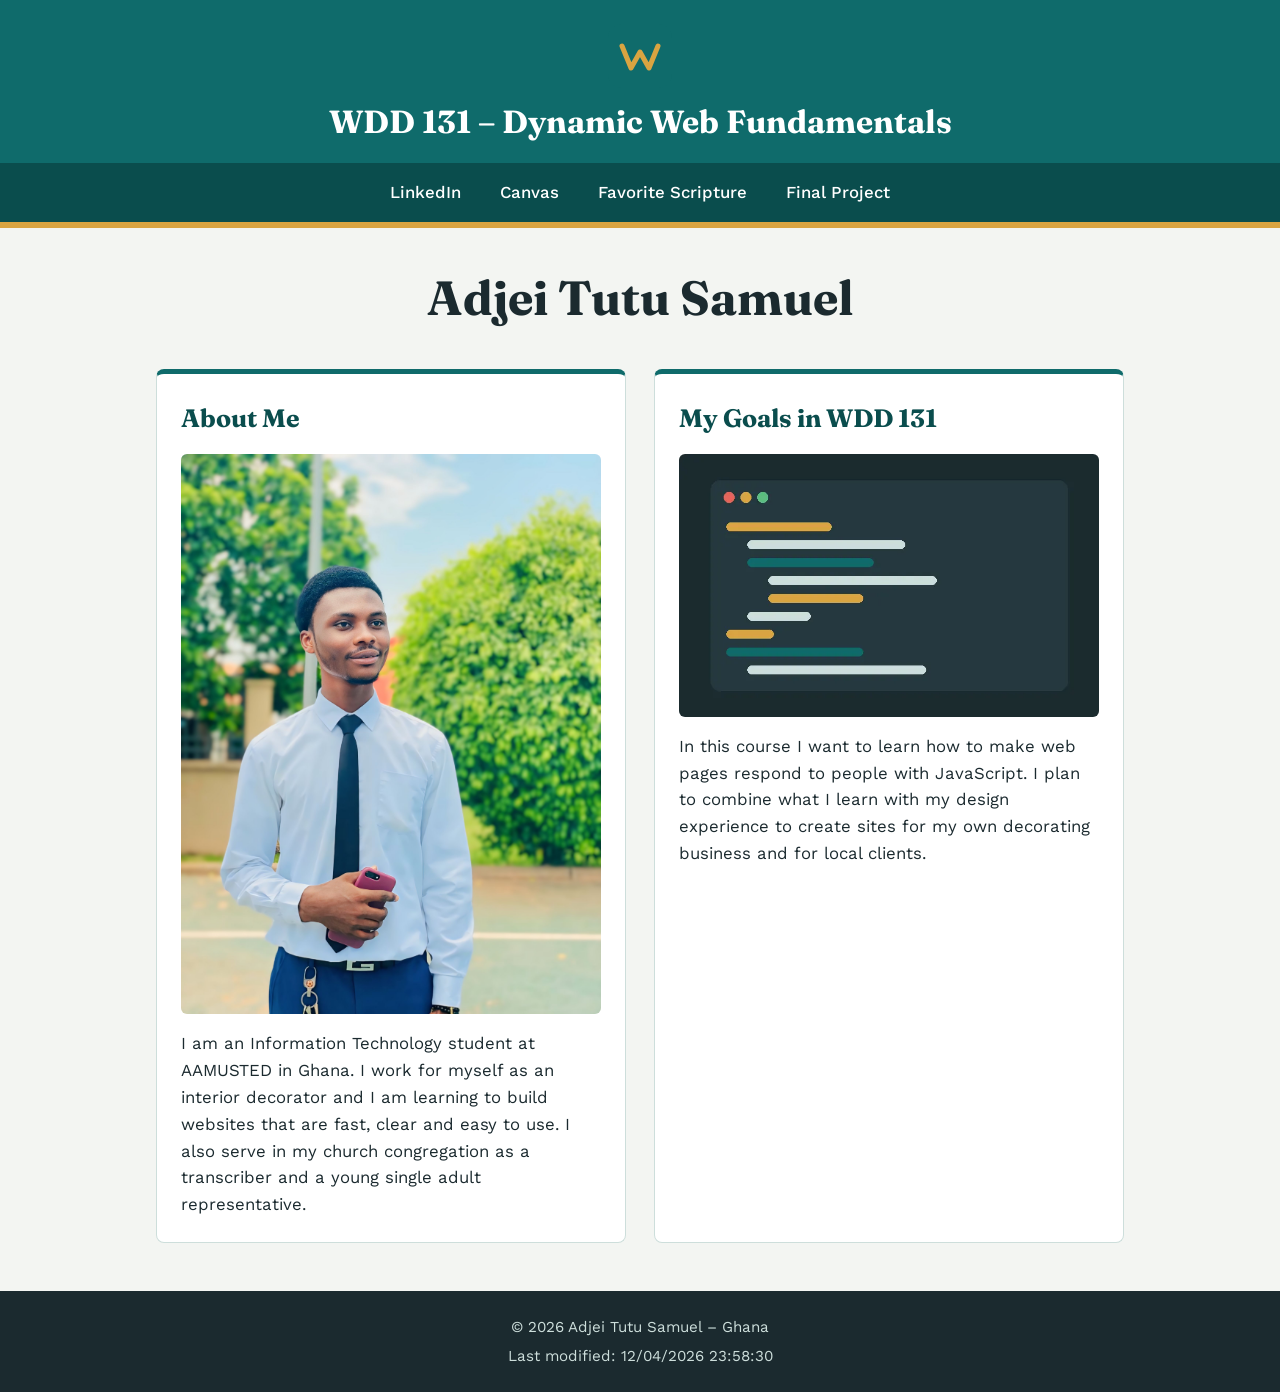
<file: index.html>
<!DOCTYPE html>
<html lang="en">
<head>
  <meta charset="UTF-8">
  <meta name="viewport" content="width=device-width, initial-scale=1.0">
  <title>WDD 131 – Dynamic Web Fundamentals – Adjei Tutu Samuel</title>
  <meta name="description" content="WDD 131 – Dynamic Web Fundamentals homepage of Adjei Tutu Samuel: information technology student, web development, interior decorating, Ghana.">
  <meta name="author" content="Adjei Tutu Samuel">
  <link rel="preconnect" href="https://fonts.googleapis.com">
  <link rel="preconnect" href="https://fonts.gstatic.com" crossorigin>
  <link href="https://fonts.googleapis.com/css2?family=Fraunces:opsz,wght@9..144,600;9..144,700&family=Work+Sans:wght@400;500;600&display=swap" rel="stylesheet">
  <link rel="stylesheet" href="styles/base.css">
  <script src="scripts/getdates.js" defer></script>
</head>
<body>
  <header>
    <img src="images/logo.svg" alt="WDD 131 logo" width="64" height="64">
    <span id="course-title">WDD 131 – Dynamic Web Fundamentals</span>
    <nav aria-label="Main navigation">
      <a href="https://www.linkedin.com/" target="_blank" rel="noopener">LinkedIn</a>
      <a href="https://byupw.instructure.com/" target="_blank" rel="noopener">Canvas</a>
      <a href="https://www.churchofjesuschrist.org/study/scriptures/bofm/1-ne/3?lang=eng&amp;id=p7#p7" target="_blank" rel="noopener">Favorite Scripture</a>
      <a href="#">Final Project</a>
    </nav>
  </header>

  <main>
    <h1>Adjei Tutu Samuel</h1>

    <div class="cards">
      <section class="card">
        <h2>About Me</h2>
        <img src="images/my image.jpg" alt="Placeholder portrait of Samuel" width="400" height="400" loading="lazy">
        <p>I am an Information Technology student at AAMUSTED in Ghana. I work for myself as an interior decorator and I am learning to build websites that are fast, clear and easy to use. I also serve in my church congregation as a transcriber and a young single adult representative.</p>
      </section>

      <section class="card">
        <h2>My Goals in WDD 131</h2>
        <img src="images/web-development.webp" alt="Illustration of a code editor window" width="800" height="500" loading="lazy">
        <p>In this course I want to learn how to make web pages respond to people with JavaScript. I plan to combine what I learn with my design experience to create sites for my own decorating business and for local clients.</p>
      </section>
    </div>
  </main>

  <footer>
    <p>&copy; <span id="currentyear"></span> Adjei Tutu Samuel &ndash; Ghana</p>
    <p id="lastModified"></p>
  </footer>
</body>
</html>
</file>
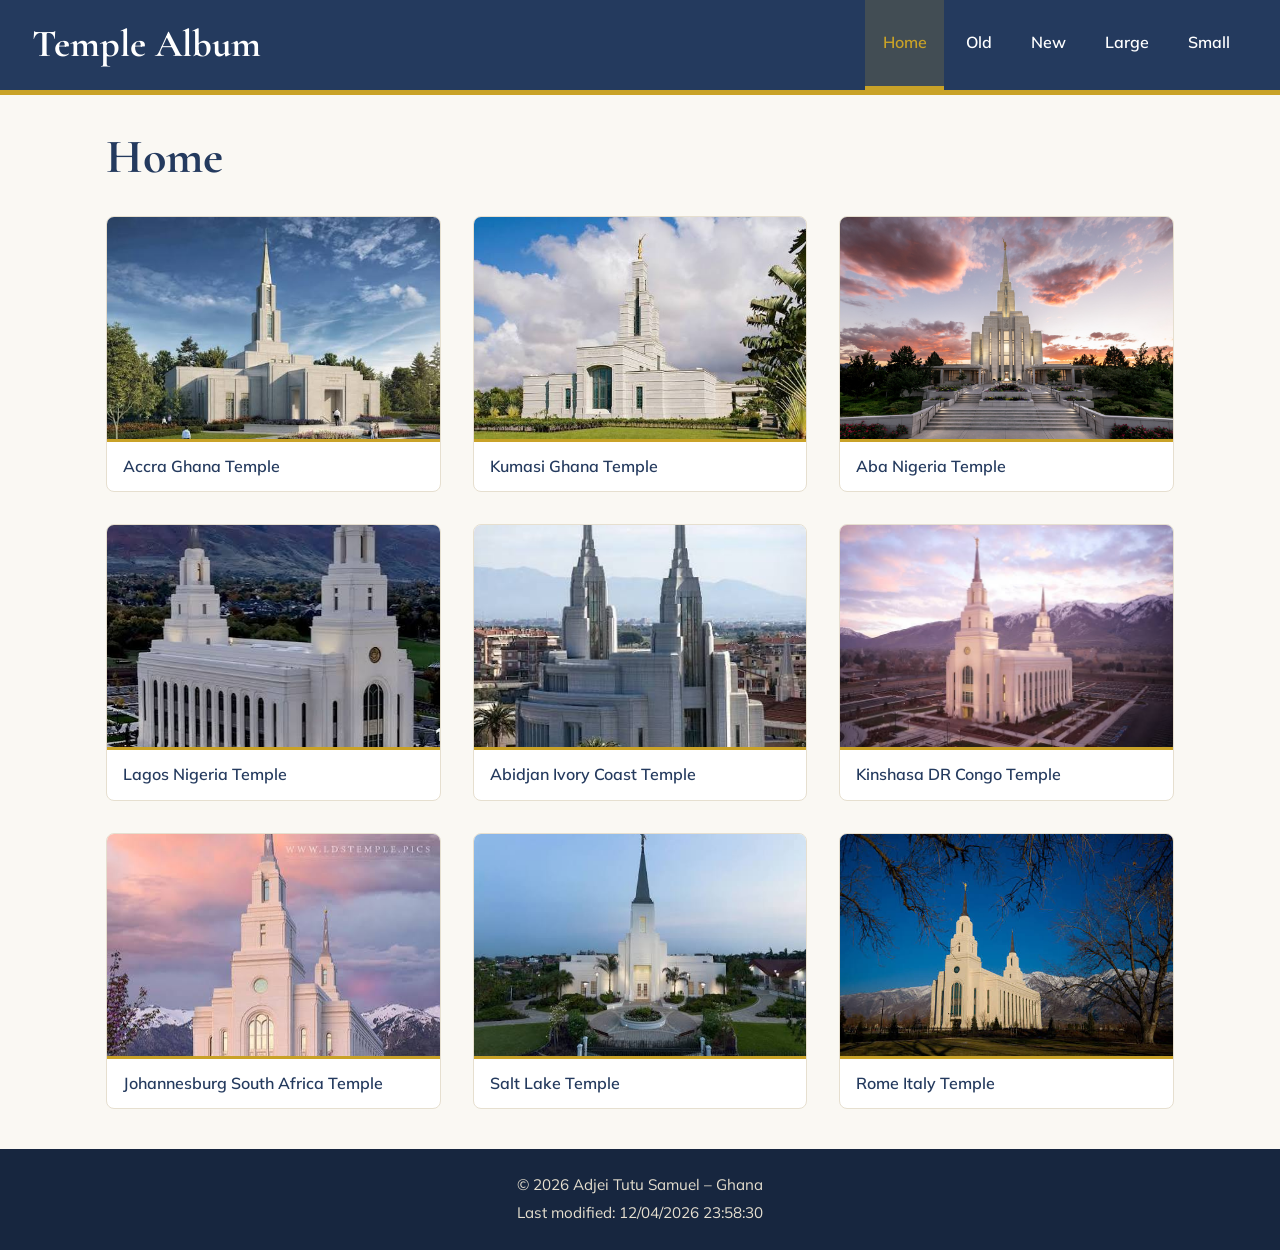
<file: week02/temples.html>
<!DOCTYPE html>
<html lang="en">
<head>
  <meta charset="UTF-8">
  <meta name="viewport" content="width=device-width, initial-scale=1.0">
  <title>Temple Album – WDD 131 – Adjei Tutu Samuel</title>
  <meta name="description" content="Temple Album, a responsive picture album page for WDD 131 – Dynamic Web Fundamentals by Adjei Tutu Samuel: temples, photos, responsive design, hamburger menu.">
  <meta name="author" content="Adjei Tutu Samuel">
  <link rel="preconnect" href="https://fonts.googleapis.com">
  <link rel="preconnect" href="https://fonts.gstatic.com" crossorigin>
  <link href="https://fonts.googleapis.com/css2?family=Cormorant+Garamond:wght@600;700&family=Mulish:wght@400;600&display=swap" rel="stylesheet">
  <link rel="stylesheet" href="styles/temples.css">
  <link rel="stylesheet" href="styles/temples-large.css">
  <script src="scripts/temples.js" defer></script>
</head>
<body>
  <header>
    <div class="header-bar">
      <span class="site-title">Temple Album</span>
      <button id="menu" type="button" aria-label="Toggle navigation menu" aria-expanded="false" aria-controls="primary-nav">&#9776;</button>
    </div>
    <nav id="primary-nav" aria-label="Main navigation">
      <a href="#" class="active">Home</a>
      <a href="#">Old</a>
      <a href="#">New</a>
      <a href="#">Large</a>
      <a href="#">Small</a>
    </nav>
  </header>

  <main>
    <h1>Home</h1>
    <div class="gallery">
      <figure>
        <img src="images/temp 1.jfif" alt="Accra Ghana Temple" width="640" height="427" loading="lazy">
        <figcaption>Accra Ghana Temple</figcaption>
      </figure>
      <figure>
        <img src="images/temp 2.jfif" alt="Kumasi Ghana Temple" width="640" height="427" loading="lazy">
        <figcaption>Kumasi Ghana Temple</figcaption>
      </figure>
      <figure>
        <img src="images/temp 3.jpg" alt="Aba Nigeria Temple" width="640" height="427" loading="lazy">
        <figcaption>Aba Nigeria Temple</figcaption>
      </figure>
      <figure>
        <img src="images/temp 4.jfif" alt="Lagos Nigeria Temple" width="640" height="427" loading="lazy">
        <figcaption>Lagos Nigeria Temple</figcaption>
      </figure>
      <figure>
        <img src="images/temp 6.jfif" alt="Abidjan Ivory Coast Temple" width="640" height="427" loading="lazy">
        <figcaption>Abidjan Ivory Coast Temple</figcaption>
      </figure>
      <figure>
        <img src="images/temp 7.jfif" alt="Kinshasa Democratic Republic of the Congo Temple" width="640" height="427" loading="lazy">
        <figcaption>Kinshasa DR Congo Temple</figcaption>
      </figure>
      <figure>
        <img src="images/temp 8.jfif" alt="Johannesburg South Africa Temple" width="640" height="427" loading="lazy">
        <figcaption>Johannesburg South Africa Temple</figcaption>
      </figure>
      <figure>
        <img src="images/temp 9.jfif" alt="Salt Lake Temple" width="640" height="427" loading="lazy">
        <figcaption>Salt Lake Temple</figcaption>
      </figure>
      <figure>
        <img src="images/temp55.jfif" alt="Rome Italy Temple" width="640" height="427" loading="lazy">
        <figcaption>Rome Italy Temple</figcaption>
      </figure>
    </div>
  </main>

  <footer>
    <p>&copy; <span id="currentyear"></span> Adjei Tutu Samuel &ndash; Ghana</p>
    <p id="lastModified"></p>
  </footer>
</body>
</html>
</file>
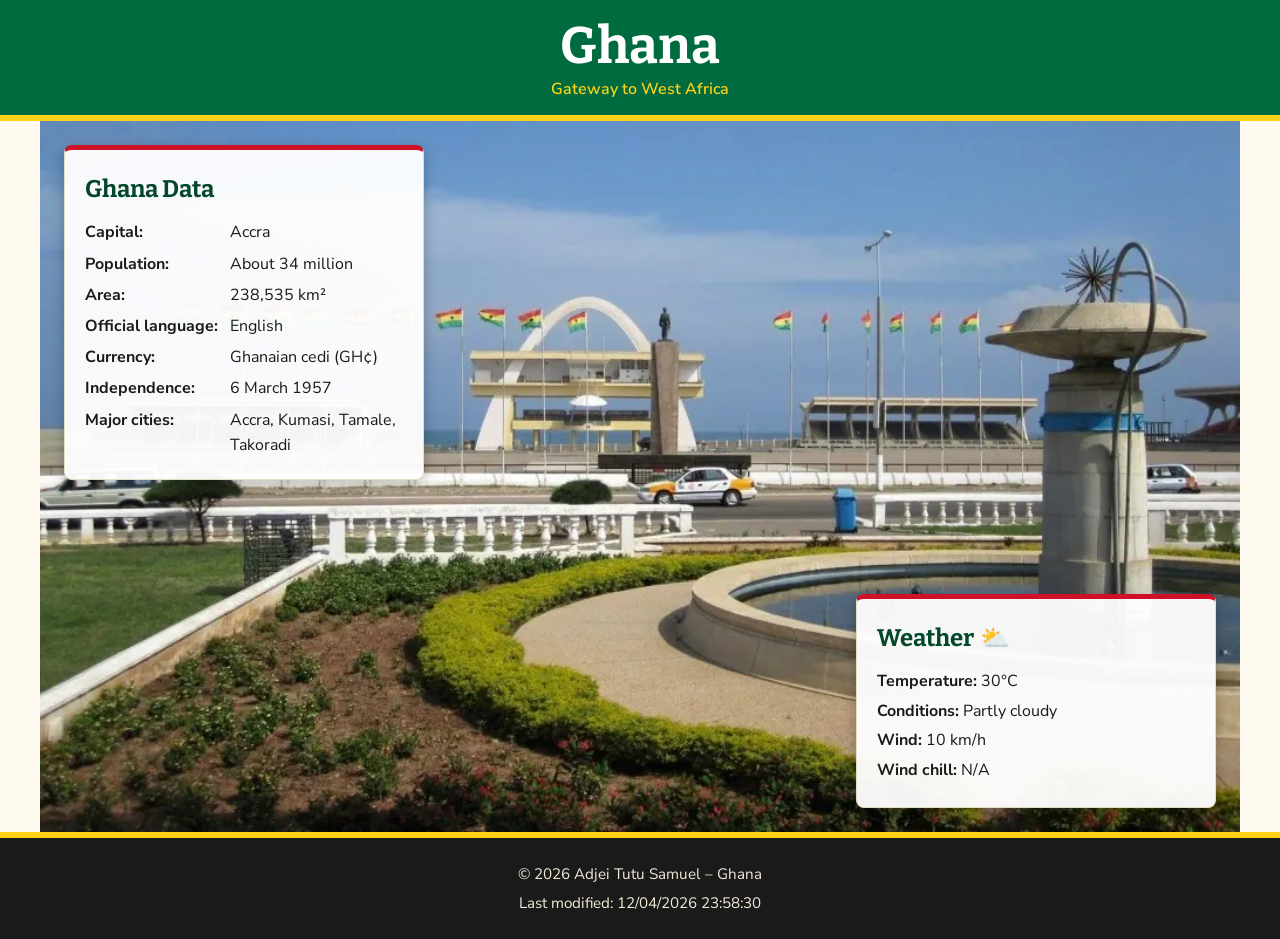
<file: week03/place.html>
<!DOCTYPE html>
<html lang="en">
<head>
  <meta charset="UTF-8">
  <meta name="viewport" content="width=device-width, initial-scale=1.0">
  <title>Ghana – WDD 131 – Adjei Tutu Samuel</title>
  <meta name="description" content="Ghana country page for WDD 131 – Dynamic Web Fundamentals by Adjei Tutu Samuel: facts about Ghana, capital Accra, currency, languages and current weather.">
  <meta name="author" content="Adjei Tutu Samuel">
  <link rel="preconnect" href="https://fonts.googleapis.com">
  <link rel="preconnect" href="https://fonts.gstatic.com" crossorigin>
  <link href="https://fonts.googleapis.com/css2?family=Bitter:wght@600;700&family=Nunito+Sans:wght@400;600;700&display=swap" rel="stylesheet">
  <link rel="stylesheet" href="styles/place.css">
  <script src="scripts/place.js" defer></script>
</head>
<body>
  <header>
    <h1>Ghana</h1>
    <p class="tagline">Gateway to West Africa</p>
  </header>

  <main>
    <div class="hero">
      <picture>
        <source media="(min-width: 1000px)" srcset="images/ghana-hero-large.webp" type="image/webp">
        <source media="(min-width: 600px)" srcset="images/ghana-hero-medium.webp" type="image/webp">
        <img src="images/ghana-hero-small.webp" alt="Independence Square in Accra with rows of Ghanaian flags, the Independence Arch and a fountain" width="480" height="520" fetchpriority="high">
      </picture>

      <section class="card data" aria-labelledby="data-heading">
        <h2 id="data-heading">Ghana Data</h2>
        <dl>
          <dt>Capital:</dt>
          <dd>Accra</dd>
          <dt>Population:</dt>
          <dd>About 34 million</dd>
          <dt>Area:</dt>
          <dd>238,535 km&sup2;</dd>
          <dt>Official language:</dt>
          <dd>English</dd>
          <dt>Currency:</dt>
          <dd>Ghanaian cedi (GH&cent;)</dd>
          <dt>Independence:</dt>
          <dd>6 March 1957</dd>
          <dt>Major cities:</dt>
          <dd>Accra, Kumasi, Tamale, Takoradi</dd>
        </dl>
      </section>

      <section class="card weather" aria-labelledby="weather-heading">
        <h2 id="weather-heading">Weather</h2>
        <img class="weather-icon" src="images/weather.svg" alt="Partly cloudy" width="48" height="48">
        <p><strong>Temperature:</strong> <span id="temperature">30</span>&deg;C</p>
        <p><strong>Conditions:</strong> Partly cloudy</p>
        <p><strong>Wind:</strong> <span id="wind-speed">10</span> km/h</p>
        <p><strong>Wind chill:</strong> <span id="windchill"></span></p>
      </section>
    </div>
  </main>

  <footer>
    <p>&copy; <span id="currentyear"></span> Adjei Tutu Samuel &ndash; Ghana</p>
    <p id="lastModified"></p>
  </footer>
</body>
</html>
</file>
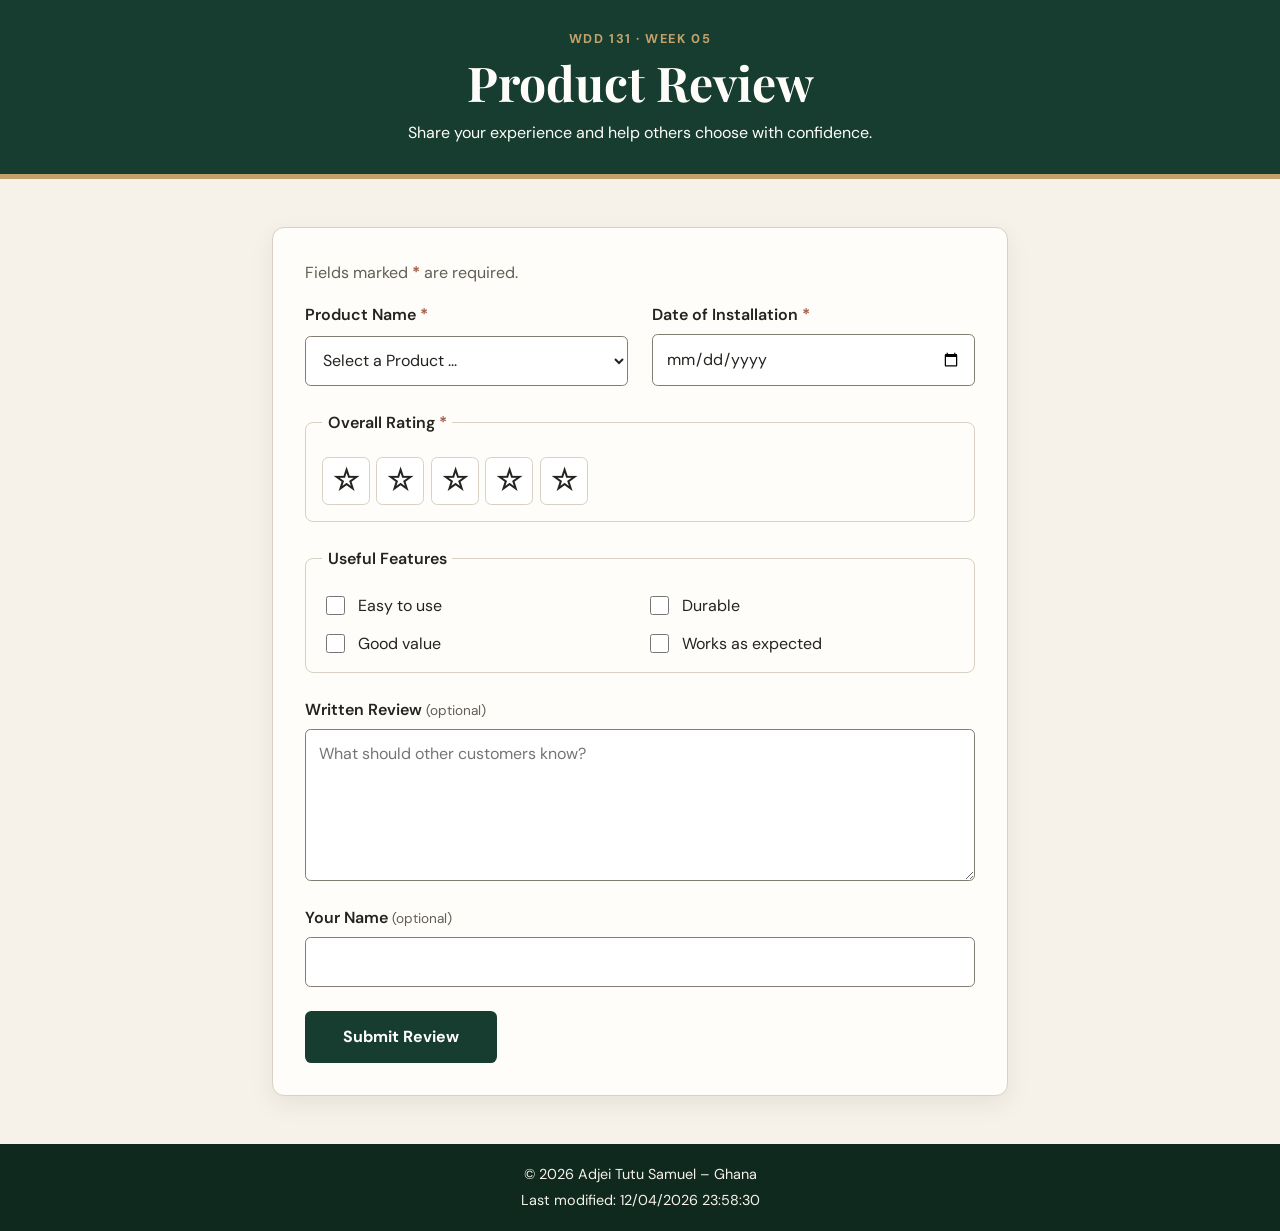
<file: week05/form.html>
<!DOCTYPE html>
<html lang="en">
<head>
  <meta charset="UTF-8">
  <meta name="viewport" content="width=device-width, initial-scale=1.0">
  <title>Product Review Form – WDD 131 – Adjei Tutu Samuel</title>
  <meta name="description" content="Submit a product review for the WDD 131 Week 05 assignment.">
  <meta name="author" content="Adjei Tutu Samuel">
  <link rel="preconnect" href="https://fonts.googleapis.com">
  <link rel="preconnect" href="https://fonts.gstatic.com" crossorigin>
  <link href="https://fonts.googleapis.com/css2?family=DM+Sans:wght@400;500;600;700&family=Playfair+Display:wght@600;700&display=swap" rel="stylesheet">
  <link rel="stylesheet" href="styles/form.css">
  <script src="scripts/form.js" defer></script>
</head>
<body>
  <header class="site-header">
    <p class="eyebrow">WDD 131 · Week 05</p>
    <h1>Product Review</h1>
    <p>Share your experience and help others choose with confidence.</p>
  </header>

  <main>
    <form action="review.html" method="get">
      <p class="form-intro">Fields marked <span class="required">*</span> are required.</p>

      <div class="form-grid">
        <div class="form-control">
          <label for="product">Product Name <span class="required" aria-hidden="true">*</span></label>
          <select id="product" name="product" required>
            <option value="" disabled selected>Select a Product ...</option>
          </select>
        </div>

        <div class="form-control">
          <label for="installation-date">Date of Installation <span class="required" aria-hidden="true">*</span></label>
          <input type="date" id="installation-date" name="installationDate" required>
        </div>

        <fieldset class="rating-fieldset form-wide">
          <legend>Overall Rating <span class="required" aria-hidden="true">*</span></legend>
          <div class="rating-options">
            <label class="rating-option">
              <input type="radio" id="rating-1" name="rating" value="1" required>
              <span class="star" aria-hidden="true">&star;</span><span class="visually-hidden">1 star</span>
            </label>
            <label class="rating-option">
              <input type="radio" id="rating-2" name="rating" value="2" required>
              <span class="star" aria-hidden="true">&star;</span><span class="visually-hidden">2 stars</span>
            </label>
            <label class="rating-option">
              <input type="radio" id="rating-3" name="rating" value="3" required>
              <span class="star" aria-hidden="true">&star;</span><span class="visually-hidden">3 stars</span>
            </label>
            <label class="rating-option">
              <input type="radio" id="rating-4" name="rating" value="4" required>
              <span class="star" aria-hidden="true">&star;</span><span class="visually-hidden">4 stars</span>
            </label>
            <label class="rating-option">
              <input type="radio" id="rating-5" name="rating" value="5" required>
              <span class="star" aria-hidden="true">&star;</span><span class="visually-hidden">5 stars</span>
            </label>
          </div>
        </fieldset>

        <fieldset class="features-fieldset form-wide">
          <legend>Useful Features</legend>
          <div class="feature-options">
            <label for="feature-easy">
              <input type="checkbox" id="feature-easy" name="features" value="easy-to-use">
              Easy to use
            </label>
            <label for="feature-durable">
              <input type="checkbox" id="feature-durable" name="features" value="durable">
              Durable
            </label>
            <label for="feature-value">
              <input type="checkbox" id="feature-value" name="features" value="good-value">
              Good value
            </label>
            <label for="feature-performance">
              <input type="checkbox" id="feature-performance" name="features" value="performance">
              Works as expected
            </label>
          </div>
        </fieldset>

        <div class="form-control form-wide">
          <label for="written-review">Written Review <span class="optional">(optional)</span></label>
          <textarea id="written-review" name="writtenReview" rows="5" placeholder="What should other customers know?"></textarea>
        </div>

        <div class="form-control form-wide">
          <label for="user-name">Your Name <span class="optional">(optional)</span></label>
          <input type="text" id="user-name" name="userName" autocomplete="name">
        </div>

        <div class="form-wide">
          <input class="submit-button" type="submit" value="Submit Review">
        </div>
      </div>
    </form>
  </main>

  <footer>
    <p>&copy; <span id="currentyear"></span> Adjei Tutu Samuel &ndash; Ghana</p>
    <p id="lastModified"></p>
  </footer>
</body>
</html>
</file>
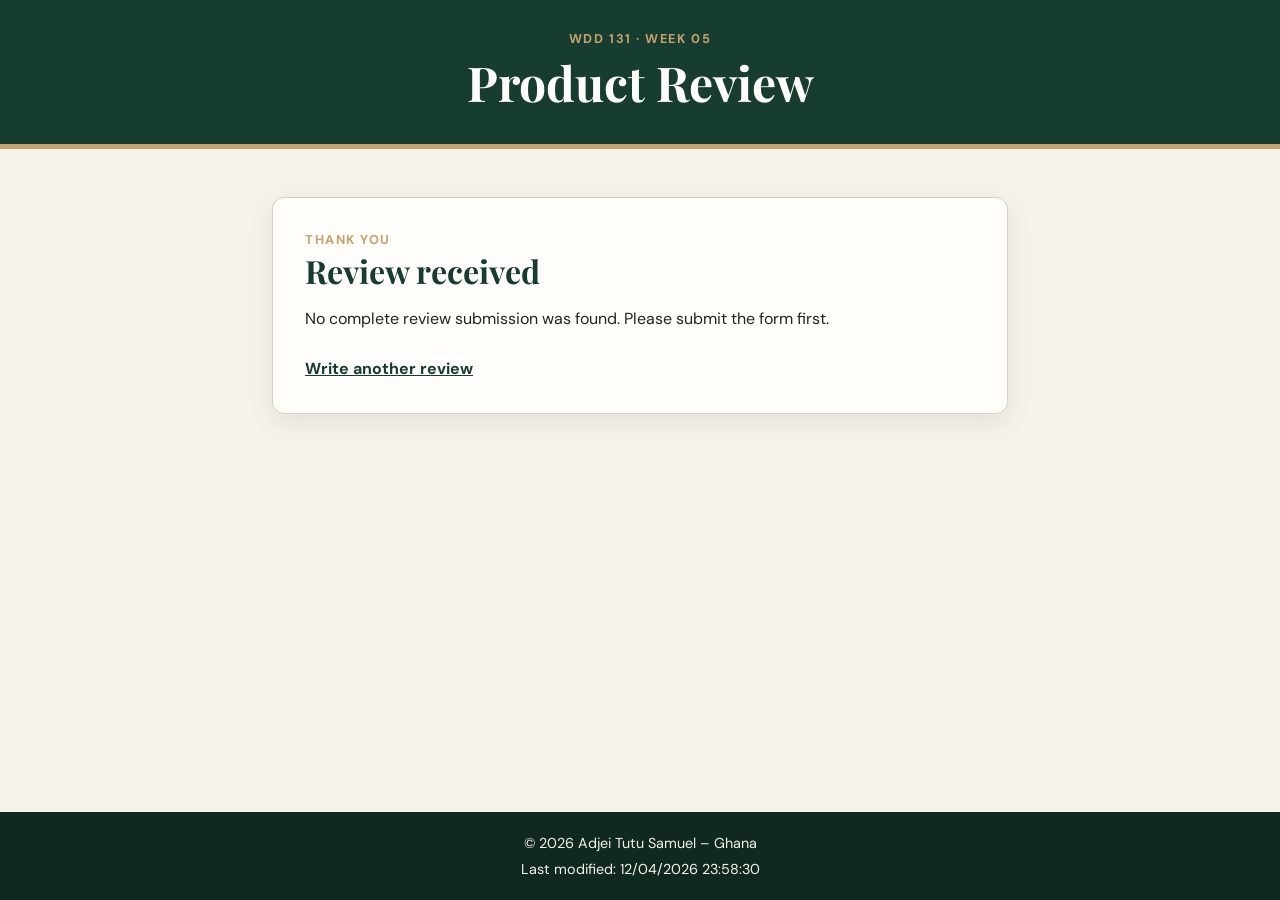
<file: week05/review.html>
<!DOCTYPE html>
<html lang="en">
<head>
  <meta charset="UTF-8">
  <meta name="viewport" content="width=device-width, initial-scale=1.0">
  <title>Review Submitted – WDD 131 – Adjei Tutu Samuel</title>
  <meta name="description" content="Confirmation for your WDD 131 product review.">
  <meta name="author" content="Adjei Tutu Samuel">
  <link rel="preconnect" href="https://fonts.googleapis.com">
  <link rel="preconnect" href="https://fonts.gstatic.com" crossorigin>
  <link href="https://fonts.googleapis.com/css2?family=DM+Sans:wght@400;500;600;700&family=Playfair+Display:wght@600;700&display=swap" rel="stylesheet">
  <link rel="stylesheet" href="styles/form.css">
  <script src="scripts/form.js" defer></script>
</head>
<body data-page="review">
  <header class="site-header">
    <p class="eyebrow">WDD 131 · Week 05</p>
    <h1>Product Review</h1>
  </header>

  <main class="confirmation-main">
    <section class="confirmation-card" aria-labelledby="confirmation-heading">
      <p class="eyebrow">Thank you</p>
      <h2 id="confirmation-heading">Review received</h2>
      <p id="review-status" role="status" hidden>Your review has been recorded.</p>
      <p id="invalid-submission" role="status" hidden>No complete review submission was found. Please submit the form first.</p>

      <dl class="review-details" id="review-details" hidden>
        <div><dt>Product</dt><dd id="review-product"></dd></div>
        <div><dt>Rating</dt><dd id="review-rating"></dd></div>
        <div><dt>Installed</dt><dd id="review-date"></dd></div>
        <div><dt>Useful features</dt><dd id="review-features"></dd></div>
        <div><dt>Your review</dt><dd id="review-text"></dd></div>
        <div><dt>Name</dt><dd id="review-name"></dd></div>
      </dl>

      <p class="review-count" id="review-counter" hidden>
        You have submitted <strong id="review-count">0</strong> reviews.
      </p>
      <a class="back-link" href="form.html">Write another review</a>
    </section>
  </main>

  <footer>
    <p>&copy; <span id="currentyear"></span> Adjei Tutu Samuel &ndash; Ghana</p>
    <p id="lastModified"></p>
  </footer>
</body>
</html>
</file>
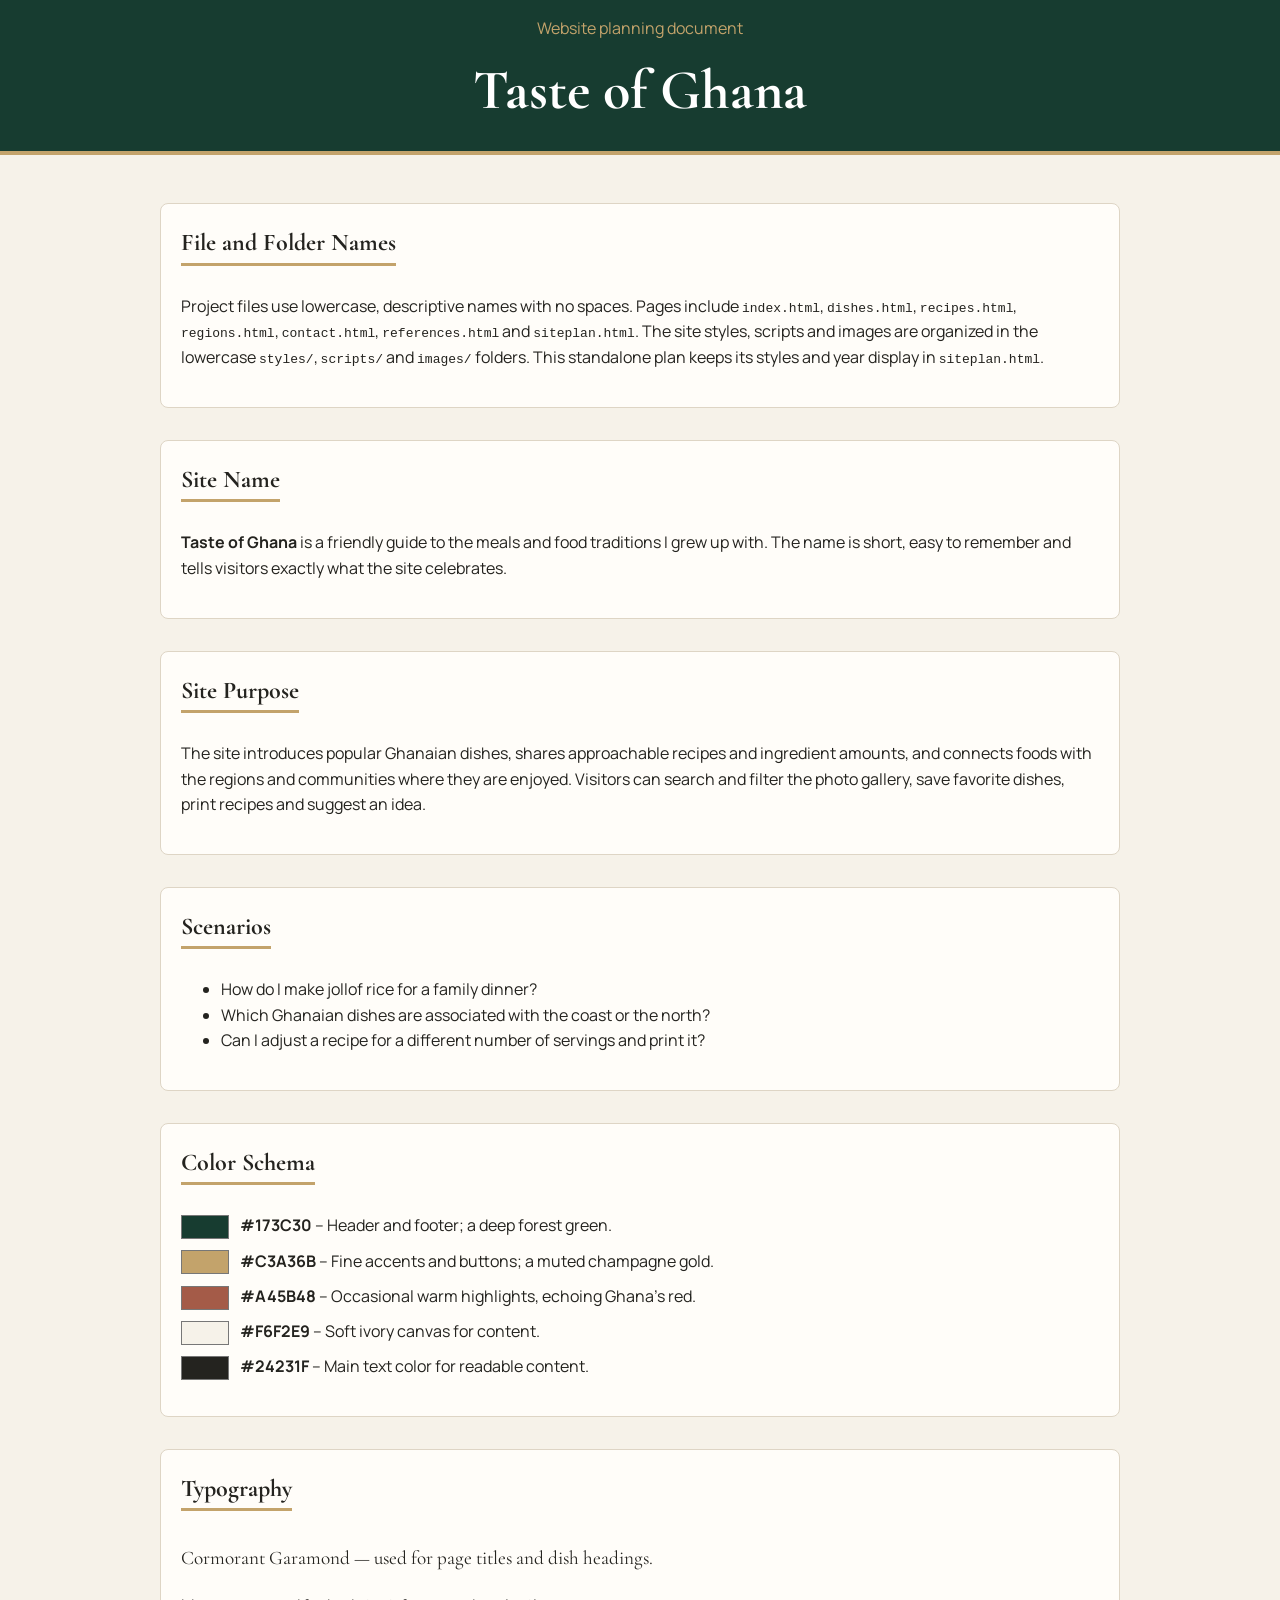
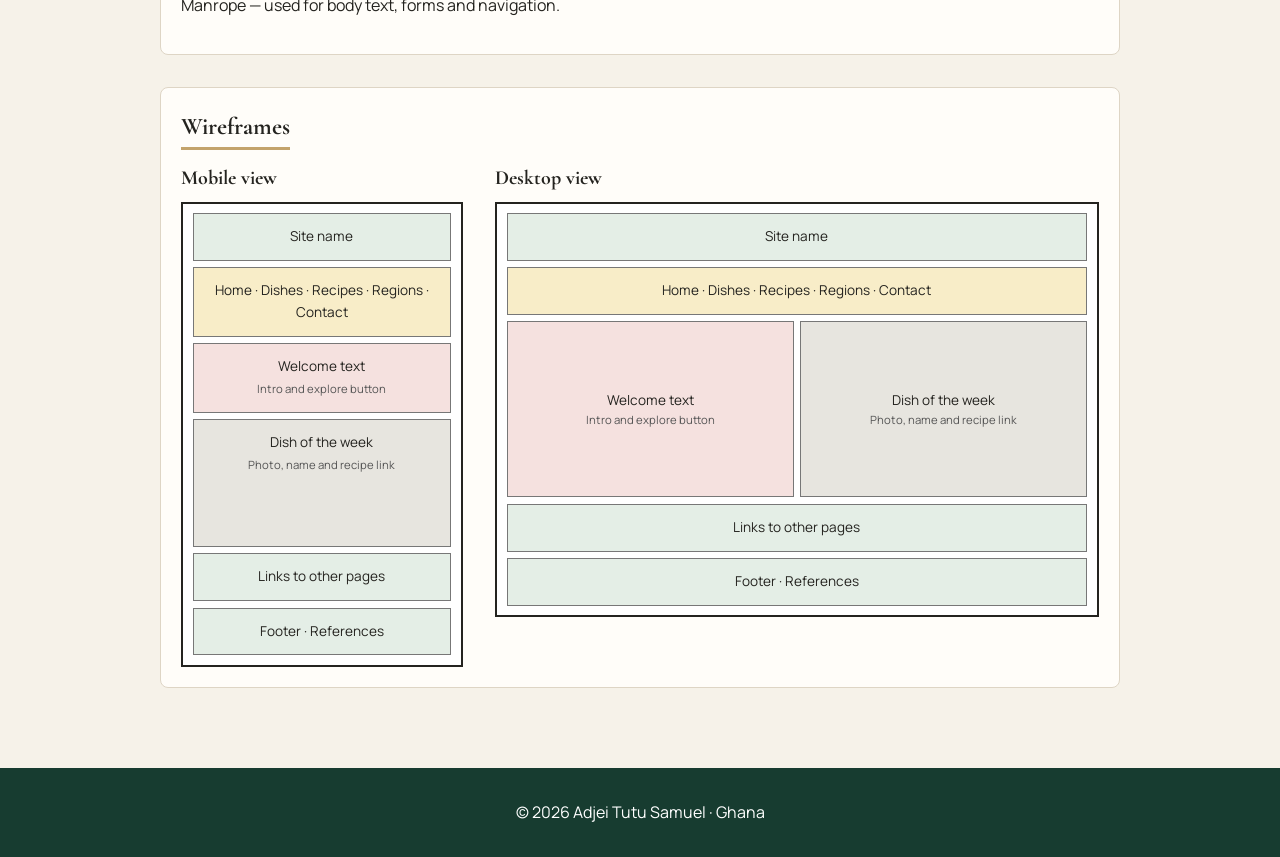
<file: week05/siteplan.html>
<!DOCTYPE html>
<html lang="en">
<head>
  <meta charset="UTF-8">
  <meta name="viewport" content="width=device-width, initial-scale=1.0">
  <title>Taste of Ghana – Website Plan</title>
  <meta name="description" content="The site plan for Taste of Ghana, a student guide to Ghanaian dishes, recipes and food traditions.">
  <meta name="author" content="Adjei Tutu Samuel">
  <link rel="preconnect" href="https://fonts.googleapis.com">
  <link rel="preconnect" href="https://fonts.gstatic.com" crossorigin>
  <link href="https://fonts.googleapis.com/css2?family=Cormorant+Garamond:wght@500;600;700&family=Manrope:wght@400;500;600;700&display=swap" rel="stylesheet">
  <style>
    :root {
      --color-header: #173c30;
      --color-background: #f6f2e9;
      --color-accent: #a45b48;
      --color-gold: #c3a36b;
      --color-text: #24231f;
      --font-heading: "Cormorant Garamond", Georgia, serif;
      --font-body: "Manrope", Arial, sans-serif;
    }

    *,
    *::before,
    *::after {
      box-sizing: border-box;
    }

    body {
      margin: 0;
      background: var(--color-background);
      color: var(--color-text);
      font-family: var(--font-body);
      line-height: 1.6;
    }

    header,
    footer {
      background: var(--color-header);
      color: #ffffff;
      padding: 1rem;
      text-align: center;
    }

    header {
      border-bottom: 4px solid var(--color-gold);
    }

    header p {
      margin: 0;
      color: var(--color-gold);
    }

    h1,
    h2,
    figcaption {
      font-family: var(--font-heading);
    }

    h1 {
      margin: 0.25rem 0 0;
      font-size: clamp(2rem, 6vw, 3.5rem);
    }

    main {
      max-width: 1000px;
      margin: 0 auto;
      padding: 1rem 1.25rem 3rem;
    }

    section {
      margin: 2rem 0;
      padding: 1.25rem;
      border: 1px solid #ded5c5;
      border-radius: 0.5rem;
      background: #fffdf9;
    }

    h2 {
      display: inline-block;
      margin: 0 0 0.75rem;
      border-bottom: 3px solid var(--color-gold);
    }

    .font-display {
      font-family: var(--font-heading);
      font-size: 1.2rem;
    }

    .font-body {
      font-family: var(--font-body);
    }

    .swatches {
      list-style: none;
      padding: 0;
    }

    .swatches li {
      margin: 0.6rem 0;
    }

    .swatch {
      display: inline-block;
      width: 3rem;
      height: 1.5rem;
      margin-right: 0.5rem;
      border: 1px solid #777;
      vertical-align: middle;
    }

    .wireframes {
      display: grid;
      gap: 2rem;
      align-items: start;
    }

    .wireframes figure {
      margin: 0;
    }

    .wireframes figcaption {
      margin-bottom: 0.5rem;
      font-size: 1.25rem;
      font-weight: 700;
    }

    .wireframe {
      display: grid;
      gap: 0.4rem;
      padding: 0.6rem;
      border: 2px solid var(--color-text);
      background: #ffffff;
      text-align: center;
      font-size: 0.85rem;
    }

    .wireframe > div {
      padding: 0.75rem 0.35rem;
      border: 1px solid #777;
      background: var(--color-background);
    }

    .wireframe small {
      color: #555;
    }

    .wf-header,
    .wf-links,
    .wf-footer {
      background: #e4eee6 !important;
    }

    .wf-nav {
      background: #f8edc8 !important;
    }

    .wf-welcome {
      background: #f5e1df !important;
    }

    .wf-dish {
      min-height: 8rem;
      background: #e7e5df !important;
    }

    .mobile {
      width: min(100%, 300px);
      margin: 0 auto;
    }

    .desktop {
      grid-template-columns: 1fr 1fr;
    }

    .desktop .wf-header,
    .desktop .wf-nav,
    .desktop .wf-links,
    .desktop .wf-footer {
      grid-column: 1 / -1;
    }

    .desktop .wf-welcome,
    .desktop .wf-dish {
      display: grid;
      min-height: 11rem;
      align-content: center;
    }

    @media (min-width: 700px) {
      .wireframes {
        grid-template-columns: minmax(220px, 0.7fr) 1.5fr;
      }
    }
  </style>
</head>
<body>
  <header>
    <p>Website planning document</p>
    <h1>Taste of Ghana</h1>
  </header>

  <main>
    <section id="naming-conventions">
      <h2>File and Folder Names</h2>
      <p>Project files use lowercase, descriptive names with no spaces. Pages include <code>index.html</code>, <code>dishes.html</code>, <code>recipes.html</code>, <code>regions.html</code>, <code>contact.html</code>, <code>references.html</code> and <code>siteplan.html</code>. The site styles, scripts and images are organized in the lowercase <code>styles/</code>, <code>scripts/</code> and <code>images/</code> folders. This standalone plan keeps its styles and year display in <code>siteplan.html</code>.</p>
    </section>

    <section id="site-name">
      <h2>Site Name</h2>
      <p><strong>Taste of Ghana</strong> is a friendly guide to the meals and food traditions I grew up with. The name is short, easy to remember and tells visitors exactly what the site celebrates.</p>
    </section>

    <section id="site-purpose">
      <h2>Site Purpose</h2>
      <p>The site introduces popular Ghanaian dishes, shares approachable recipes and ingredient amounts, and connects foods with the regions and communities where they are enjoyed. Visitors can search and filter the photo gallery, save favorite dishes, print recipes and suggest an idea.</p>
    </section>

    <section id="scenarios">
      <h2>Scenarios</h2>
      <ul>
        <li>How do I make jollof rice for a family dinner?</li>
        <li>Which Ghanaian dishes are associated with the coast or the north?</li>
        <li>Can I adjust a recipe for a different number of servings and print it?</li>
      </ul>
    </section>

    <section id="color-schema">
      <h2>Color Schema</h2>
      <ul class="swatches">
        <li>
          <span class="swatch" style="background-color: #173c30;"></span>
          <strong>#173C30</strong> – Header and footer; a deep forest green.
        </li>
        <li>
          <span class="swatch" style="background-color: #c3a36b;"></span>
          <strong>#C3A36B</strong> – Fine accents and buttons; a muted champagne gold.
        </li>
        <li>
          <span class="swatch" style="background-color: #a45b48;"></span>
          <strong>#A45B48</strong> – Occasional warm highlights, echoing Ghana's red.
        </li>
        <li>
          <span class="swatch" style="background-color: #f6f2e9;"></span>
          <strong>#F6F2E9</strong> – Soft ivory canvas for content.
        </li>
        <li>
          <span class="swatch" style="background-color: #24231f;"></span>
          <strong>#24231F</strong> – Main text color for readable content.
        </li>
      </ul>
    </section>

    <section id="typography">
      <h2>Typography</h2>
      <p class="font-display">Cormorant Garamond — used for page titles and dish headings.</p>
      <p class="font-body">Manrope — used for body text, forms and navigation.</p>
    </section>

    <section id="wireframes">
      <h2>Wireframes</h2>
      <div class="wireframes">
        <figure>
          <figcaption>Mobile view</figcaption>
          <div class="wireframe mobile" aria-label="Mobile home page wireframe">
            <div class="wf-header">Site name</div>
            <div class="wf-nav">Home · Dishes · Recipes · Regions · Contact</div>
            <div class="wf-welcome">Welcome text<br><small>Intro and explore button</small></div>
            <div class="wf-dish">Dish of the week<br><small>Photo, name and recipe link</small></div>
            <div class="wf-links">Links to other pages</div>
            <div class="wf-footer">Footer · References</div>
          </div>
        </figure>
        <figure>
          <figcaption>Desktop view</figcaption>
          <div class="wireframe desktop" aria-label="Desktop home page wireframe">
            <div class="wf-header">Site name</div>
            <div class="wf-nav">Home · Dishes · Recipes · Regions · Contact</div>
            <div class="wf-welcome">Welcome text<br><small>Intro and explore button</small></div>
            <div class="wf-dish">Dish of the week<br><small>Photo, name and recipe link</small></div>
            <div class="wf-links">Links to other pages</div>
            <div class="wf-footer">Footer · References</div>
          </div>
        </figure>
      </div>
    </section>
  </main>

  <footer>
    <p>&copy; <span id="current-year"></span> Adjei Tutu Samuel · Ghana</p>
  </footer>
  <script>
    document.querySelector("#current-year").textContent = new Date().getFullYear();
  </script>
</body>
</html>
</file>
<file: styles/base.css>
:root {
  --ink: #1b2a2f;
  --teal: #0f6b6b;
  --teal-dark: #0a4d4d;
  --gold: #d9a441;
  --paper: #f3f5f2;
  --mist: #cddedb;
  --white: #ffffff;
  --font-display: "Fraunces", Georgia, serif;
  --font-body: "Work Sans", Arial, sans-serif;
}

*,
*::before,
*::after {
  box-sizing: border-box;
}

body {
  margin: 0;
  background: var(--paper);
  color: var(--ink);
  font-family: var(--font-body);
  font-size: 1.05rem;
  line-height: 1.6;
}

/* ---------- Header ---------- */
header {
  background: var(--teal);
  color: var(--white);
  text-align: center;
  padding: 1.5rem 1rem 0;
  border-bottom: 6px solid var(--gold);
}

header img {
  display: block;
  margin: 0 auto 0.5rem;
}

#course-title {
  display: block;
  font-family: var(--font-display);
  font-size: clamp(1.4rem, 4vw, 2rem);
  font-weight: 700;
  margin-bottom: 1rem;
}

/* ---------- Navigation (Flex) ---------- */
nav {
  display: flex;
  flex-wrap: wrap;
  justify-content: center;
  gap: 0.25rem;
  background: var(--teal-dark);
  margin: 0 -1rem;
  padding: 0.25rem 1rem;
}

nav a {
  position: relative;
  color: var(--white);
  text-decoration: none;
  font-weight: 500;
  padding: 0.75rem 1.1rem;
  transition: color 0.25s ease;
}

nav a::after {
  content: "";
  position: absolute;
  left: 1.1rem;
  right: 1.1rem;
  bottom: 0.4rem;
  height: 3px;
  background: var(--gold);
  transform: scaleX(0);
  transform-origin: left;
  transition: transform 0.25s ease;
}

nav a:hover,
nav a:focus-visible {
  color: var(--gold);
}

nav a:hover::after,
nav a:focus-visible::after {
  transform: scaleX(1);
}

nav a:focus-visible {
  outline: 2px solid var(--gold);
  outline-offset: -2px;
}

/* ---------- Main ---------- */
main {
  max-width: 1000px;
  margin: 0 auto;
  padding: 2rem 1rem 3rem;
}

h1 {
  font-family: var(--font-display);
  font-size: clamp(2rem, 6vw, 3rem);
  text-align: center;
  margin: 0 0 2rem;
}

/* Cards laid out with CSS Grid */
.cards {
  display: grid;
  grid-template-columns: 1fr;
  gap: 1.75rem;
}

.card {
  background: var(--white);
  border: 1px solid var(--mist);
  border-top: 5px solid var(--teal);
  border-radius: 8px;
  padding: 1.5rem;
}

.card h2 {
  font-family: var(--font-display);
  color: var(--teal-dark);
  margin: 0 0 1rem;
}

.card img {
  display: block;
  width: 100%;
  max-width: 420px;
  height: auto;
  margin: 0 auto 1rem;
  border-radius: 6px;
}

.card p {
  margin: 0;
  max-width: 65ch;
}

@media (min-width: 700px) {
  .cards {
    grid-template-columns: 1fr 1fr;
  }
}

/* ---------- Footer ---------- */
footer {
  background: var(--ink);
  color: var(--mist);
  text-align: center;
  padding: 1.25rem 1rem;
  font-size: 0.95rem;
}

footer p {
  margin: 0.25rem 0;
}
</file>
<file: week02/styles/temples.css>
/* Mobile-first base styles */
:root {
  --indigo: #243a5e;
  --indigo-dark: #17263f;
  --sand: #faf8f3;
  --stone: #e6dfcf;
  --gold: #c9a227;
  --ink: #1d2433;
  --font-display: "Cormorant Garamond", Georgia, serif;
  --font-body: "Mulish", Arial, sans-serif;
}

*,
*::before,
*::after {
  box-sizing: border-box;
}

body {
  margin: 0;
  background: var(--sand);
  color: var(--ink);
  font-family: var(--font-body);
  font-size: 1rem;
  line-height: 1.6;
}

/* ---------- Header and hamburger ---------- */
header {
  background: var(--indigo);
  color: #fff;
  border-bottom: 5px solid var(--gold);
}

.header-bar {
  display: flex;
  align-items: center;
  justify-content: space-between;
  padding: 0.75rem 1rem;
}

.site-title {
  font-family: var(--font-display);
  font-size: 1.9rem;
  font-weight: 700;
}

#menu {
  background: none;
  border: 2px solid var(--gold);
  border-radius: 6px;
  color: #fff;
  font-size: 1.6rem;
  line-height: 1;
  padding: 0.25rem 0.65rem;
  cursor: pointer;
}

#menu:hover,
#menu:focus-visible {
  background: var(--gold);
  color: var(--indigo-dark);
}

/* ---------- Navigation (Flex) ---------- */
nav {
  display: none;
  flex-direction: column;
  background: var(--indigo-dark);
}

nav.open {
  display: flex;
}

nav a {
  color: #fff;
  text-decoration: none;
  font-weight: 600;
  padding: 0.85rem 1.25rem;
  border-top: 1px solid rgba(255, 255, 255, 0.15);
  border-left: 5px solid transparent;
  transition: background-color 0.25s ease, border-color 0.25s ease, color 0.25s ease;
}

nav a:hover,
nav a:focus-visible,
nav a.active {
  background: rgba(201, 162, 39, 0.18);
  border-left-color: var(--gold);
  color: var(--gold);
}

/* ---------- Main and gallery (Grid) ---------- */
main {
  max-width: 1100px;
  margin: 0 auto;
  padding: 1.5rem 1rem 2.5rem;
}

h1 {
  font-family: var(--font-display);
  font-size: 2.4rem;
  color: var(--indigo);
  margin: 0 0 1.25rem;
}

.gallery {
  display: grid;
  grid-template-columns: 1fr; /* one column in the mobile view */
  gap: 1.5rem;
}

figure {
  margin: 0;
  background: #fff;
  border: 1px solid var(--stone);
  border-radius: 8px;
  overflow: hidden;
}

figure img {
  display: block;
  width: 100%;
  height: auto;
  aspect-ratio: 3 / 2;   /* every photo gets the same frame */
  object-fit: cover;     /* crop to fill instead of stretching */
}

figcaption {
  padding: 0.75rem 1rem;
  font-weight: 600;
  color: var(--indigo);
  border-top: 3px solid var(--gold);
}

/* ---------- Footer ---------- */
footer {
  background: var(--indigo-dark);
  color: var(--stone);
  text-align: center;
  padding: 1.25rem 1rem;
  font-size: 0.95rem;
}

footer p {
  margin: 0.25rem 0;
}
</file>
<file: week02/styles/temples-large.css>
/* Larger view: 700px and up */
@media (min-width: 700px) {
  /* Title on the left, nav links on the right */
  header {
    display: flex;
    align-items: stretch;
    justify-content: space-between;
    padding: 0 2rem;
  }

  .header-bar {
    padding: 0.9rem 0;
  }

  .site-title {
    font-size: 2.4rem;
  }

  /* The hamburger button is for the mobile view only */
  #menu {
    display: none;
  }

  nav,
  nav.open {
    display: flex;
    flex-direction: row;
    justify-content: flex-end;
    align-items: stretch;
    gap: 0.25rem;
    background: none;
    padding: 0;
  }

  nav a {
    display: flex;
    align-items: center;
    border-top: none;
    border-left: none;
    border-bottom: 4px solid transparent;
    padding: 0 1.1rem;
  }

  nav a:hover,
  nav a:focus-visible,
  nav a.active {
    background: rgba(201, 162, 39, 0.18);
    border-bottom-color: var(--gold);
  }

  h1 {
    font-size: 3rem;
  }

  .gallery {
    grid-template-columns: repeat(auto-fit, minmax(280px, 1fr));
    gap: 2rem;
  }
}
</file>
<file: week03/styles/place.css>
/* Mobile-first styles; media queries for larger views at the bottom */
:root {
  --red: #ce1126;
  --gold: #fcd116;
  --green: #006b3f;
  --green-dark: #04482b;
  --black: #1a1a1a;
  --cream: #fffaf0;
  --font-display: "Bitter", Georgia, serif;
  --font-body: "Nunito Sans", Arial, sans-serif;
}

*,
*::before,
*::after {
  box-sizing: border-box;
}

body {
  margin: 0;
  background: var(--cream);
  color: var(--black);
  font-family: var(--font-body);
  font-size: 1rem;
  line-height: 1.6;
}

/* ---------- Header ---------- */
header {
  background: var(--green);
  color: #fff;
  text-align: center;
  padding: 1rem 1rem 0.75rem;
  border-bottom: 6px solid var(--gold);
}

h1 {
  font-family: var(--font-display);
  font-size: 2.4rem;
  margin: 0;
  line-height: 1.2;
}

.tagline {
  margin: 0;
  color: var(--gold);
  font-weight: 600;
}

/* ---------- Hero and cards (mobile: stacked) ---------- */
main {
  max-width: 1200px;
  margin: 0 auto;
}

.hero picture,
.hero picture img {
  display: block;
  width: 100%;
  height: auto;
}

.card {
  margin: 1.25rem 1rem;
  padding: 1.25rem;
  background: #fff;
  border: 1px solid #e5dcc4;
  border-top: 5px solid var(--red);
  border-radius: 8px;
}

.card h2 {
  font-family: var(--font-display);
  color: var(--green-dark);
  margin: 0 0 0.75rem;
  font-size: 1.5rem;
}

dl {
  display: grid;
  grid-template-columns: auto 1fr;
  gap: 0.35rem 0.75rem;
  margin: 0;
}

dt {
  font-weight: 700;
}

dd {
  margin: 0;
}

.weather p {
  margin: 0.25rem 0;
}

/* SVG weather icon: mobile view only */
.weather-icon {
  display: block;
  margin-bottom: 0.5rem;
}

/* ---------- Footer ---------- */
footer {
  background: var(--black);
  color: #f1ead6;
  text-align: center;
  padding: 1.25rem 1rem;
  font-size: 0.95rem;
  border-top: 6px solid var(--gold);
}

footer p {
  margin: 0.25rem 0;
}

/* ---------- Larger view: cards overlay the hero ---------- */
@media (min-width: 700px) {
  h1 {
    font-size: 3.2rem;
  }

  .hero {
    position: relative;
  }

  .card {
    position: absolute;
    width: min(340px, 42%);
    margin: 0;
    background: rgba(255, 255, 255, 0.95);
    box-shadow: 0 4px 14px rgba(0, 0, 0, 0.25);
  }

  .data {
    top: 1.5rem;
    left: 1.5rem;
  }

  .weather {
    bottom: 1.5rem;
    right: 1.5rem;
  }

  /* hide the SVG; an emoji pseudo-element takes its place */
  .weather-icon {
    display: none;
  }

  .weather h2::after {
    content: "\26C5";
    margin-left: 0.4rem;
  }
}

@media (min-width: 1000px) {
  .card {
    width: 360px;
  }
}
</file>
<file: week05/styles/form.css>
:root {
  --forest: #173c30;
  --forest-dark: #10291f;
  --cream: #f6f2e9;
  --gold: #c3a36b;
  --rust: #a45b48;
  --ink: #24231f;
  --muted: #625e55;
  --paper: #fffdf9;
  --border: #d8d0c2;
  --heading-font: "Playfair Display", Georgia, serif;
  --body-font: "DM Sans", Arial, sans-serif;
}

*,
*::before,
*::after {
  box-sizing: border-box;
}

body {
  min-height: 100vh;
  display: flex;
  flex-direction: column;
  margin: 0;
  background: var(--cream);
  color: var(--ink);
  font-family: var(--body-font);
  line-height: 1.6;
}

.site-header {
  padding: 1.5rem 1rem;
  background: var(--forest);
  border-bottom: 5px solid var(--gold);
  color: var(--paper);
  text-align: center;
}

.site-header h1,
.confirmation-card h2 {
  margin: 0.1rem 0 0.5rem;
  font-family: var(--heading-font);
  line-height: 1.2;
}

.site-header h1 {
  font-size: clamp(2rem, 7vw, 3rem);
}

.site-header p {
  margin: 0.3rem 0;
}

.eyebrow {
  color: var(--gold);
  font-size: 0.8rem;
  font-weight: 700;
  letter-spacing: 0.12em;
  text-transform: uppercase;
}

main {
  width: min(100% - 2rem, 46rem);
  margin: 2rem auto;
  flex: 1;
}

form,
.confirmation-card {
  padding: 1.25rem;
  border: 1px solid var(--border);
  border-radius: 0.75rem;
  background: var(--paper);
  box-shadow: 0 0.5rem 1.5rem rgb(36 35 31 / 8%);
}

.form-intro {
  margin-top: 0;
  color: var(--muted);
}

.required {
  color: var(--rust);
  font-weight: 700;
}

.form-grid {
  display: grid;
  gap: 1.25rem;
}

.form-control {
  display: grid;
  gap: 0.4rem;
}

label,
legend {
  font-weight: 600;
}

.optional {
  color: var(--muted);
  font-size: 0.85rem;
  font-weight: 400;
}

input[type="text"],
input[type="date"],
select,
textarea {
  width: 100%;
  min-height: 3rem;
  padding: 0.7rem 0.8rem;
  border: 1px solid #827d72;
  border-radius: 0.35rem;
  background: #ffffff;
  color: var(--ink);
  font: inherit;
}

textarea {
  min-height: 8rem;
  resize: vertical;
}

input:focus-visible,
select:focus-visible,
textarea:focus-visible,
.submit-button:focus-visible,
.back-link:focus-visible {
  outline: 3px solid var(--rust);
  outline-offset: 3px;
}

fieldset {
  min-width: 0;
  margin: 0;
  padding: 1rem;
  border: 1px solid var(--border);
  border-radius: 0.5rem;
}

legend {
  padding: 0 0.35rem;
}

.rating-options {
  display: flex;
  flex-wrap: wrap;
  gap: 0.4rem;
  margin-top: 0.35rem;
}

.rating-option {
  position: relative;
  display: grid;
  width: 3rem;
  min-height: 3rem;
  place-items: center;
  border: 1px solid var(--border);
  border-radius: 0.4rem;
  background: #ffffff;
  cursor: pointer;
}

.rating-option:focus-within {
  outline: 3px solid var(--rust);
  outline-offset: 2px;
}

.rating-option input {
  position: absolute;
  width: 1px;
  height: 1px;
  opacity: 0;
}

.rating-option:has(input:checked) {
  border-color: var(--forest);
  background: var(--forest);
  color: #ffffff;
}

.star {
  font-size: 1.8rem;
  line-height: 1;
}

.visually-hidden {
  position: absolute;
  width: 1px;
  height: 1px;
  padding: 0;
  margin: -1px;
  overflow: hidden;
  clip: rect(0, 0, 0, 0);
  white-space: nowrap;
  border: 0;
}

.feature-options {
  display: grid;
  gap: 0.75rem;
  margin-top: 0.35rem;
}

.feature-options label {
  display: flex;
  align-items: center;
  gap: 0.6rem;
  font-weight: 400;
}

input[type="checkbox"] {
  width: 1.2rem;
  height: 1.2rem;
  accent-color: var(--forest);
}

.submit-button {
  width: 100%;
  min-height: 3.2rem;
  padding: 0.75rem 1.25rem;
  border: 0;
  border-radius: 0.4rem;
  background: var(--forest);
  color: #ffffff;
  font: inherit;
  font-weight: 700;
  cursor: pointer;
}

.submit-button:hover {
  background: var(--forest-dark);
}

footer {
  padding: 1rem;
  background: var(--forest-dark);
  color: var(--cream);
  text-align: center;
  font-size: 0.9rem;
}

footer p {
  margin: 0.2rem 0;
}

.confirmation-main {
  display: grid;
  align-items: start;
}

.confirmation-card .eyebrow {
  margin: 0;
}

.confirmation-card h2 {
  color: var(--forest);
  font-size: 2rem;
}

.review-details {
  margin: 1.5rem 0;
  border-top: 1px solid var(--border);
}

.review-details div {
  display: grid;
  gap: 0.2rem;
  padding: 0.75rem 0;
  border-bottom: 1px solid var(--border);
}

.review-details dt {
  color: var(--muted);
  font-size: 0.85rem;
  font-weight: 700;
}

.review-details dd {
  margin: 0;
  overflow-wrap: anywhere;
}

.review-count {
  padding: 0.8rem;
  border-left: 4px solid var(--gold);
  background: var(--cream);
}

.back-link {
  display: inline-block;
  margin-top: 0.5rem;
  color: var(--forest);
  font-weight: 700;
}

@media (min-width: 700px) {
  main {
    margin: 3rem auto;
  }

  form,
  .confirmation-card {
    padding: 2rem;
  }

  .form-grid {
    grid-template-columns: repeat(2, minmax(0, 1fr));
    gap: 1.5rem;
  }

  .form-wide {
    grid-column: 1 / -1;
  }

  .feature-options {
    grid-template-columns: repeat(2, minmax(0, 1fr));
  }

  .submit-button {
    width: auto;
    min-width: 12rem;
  }

  .review-details div {
    grid-template-columns: minmax(9rem, 0.7fr) 1.3fr;
  }
}
</file>
